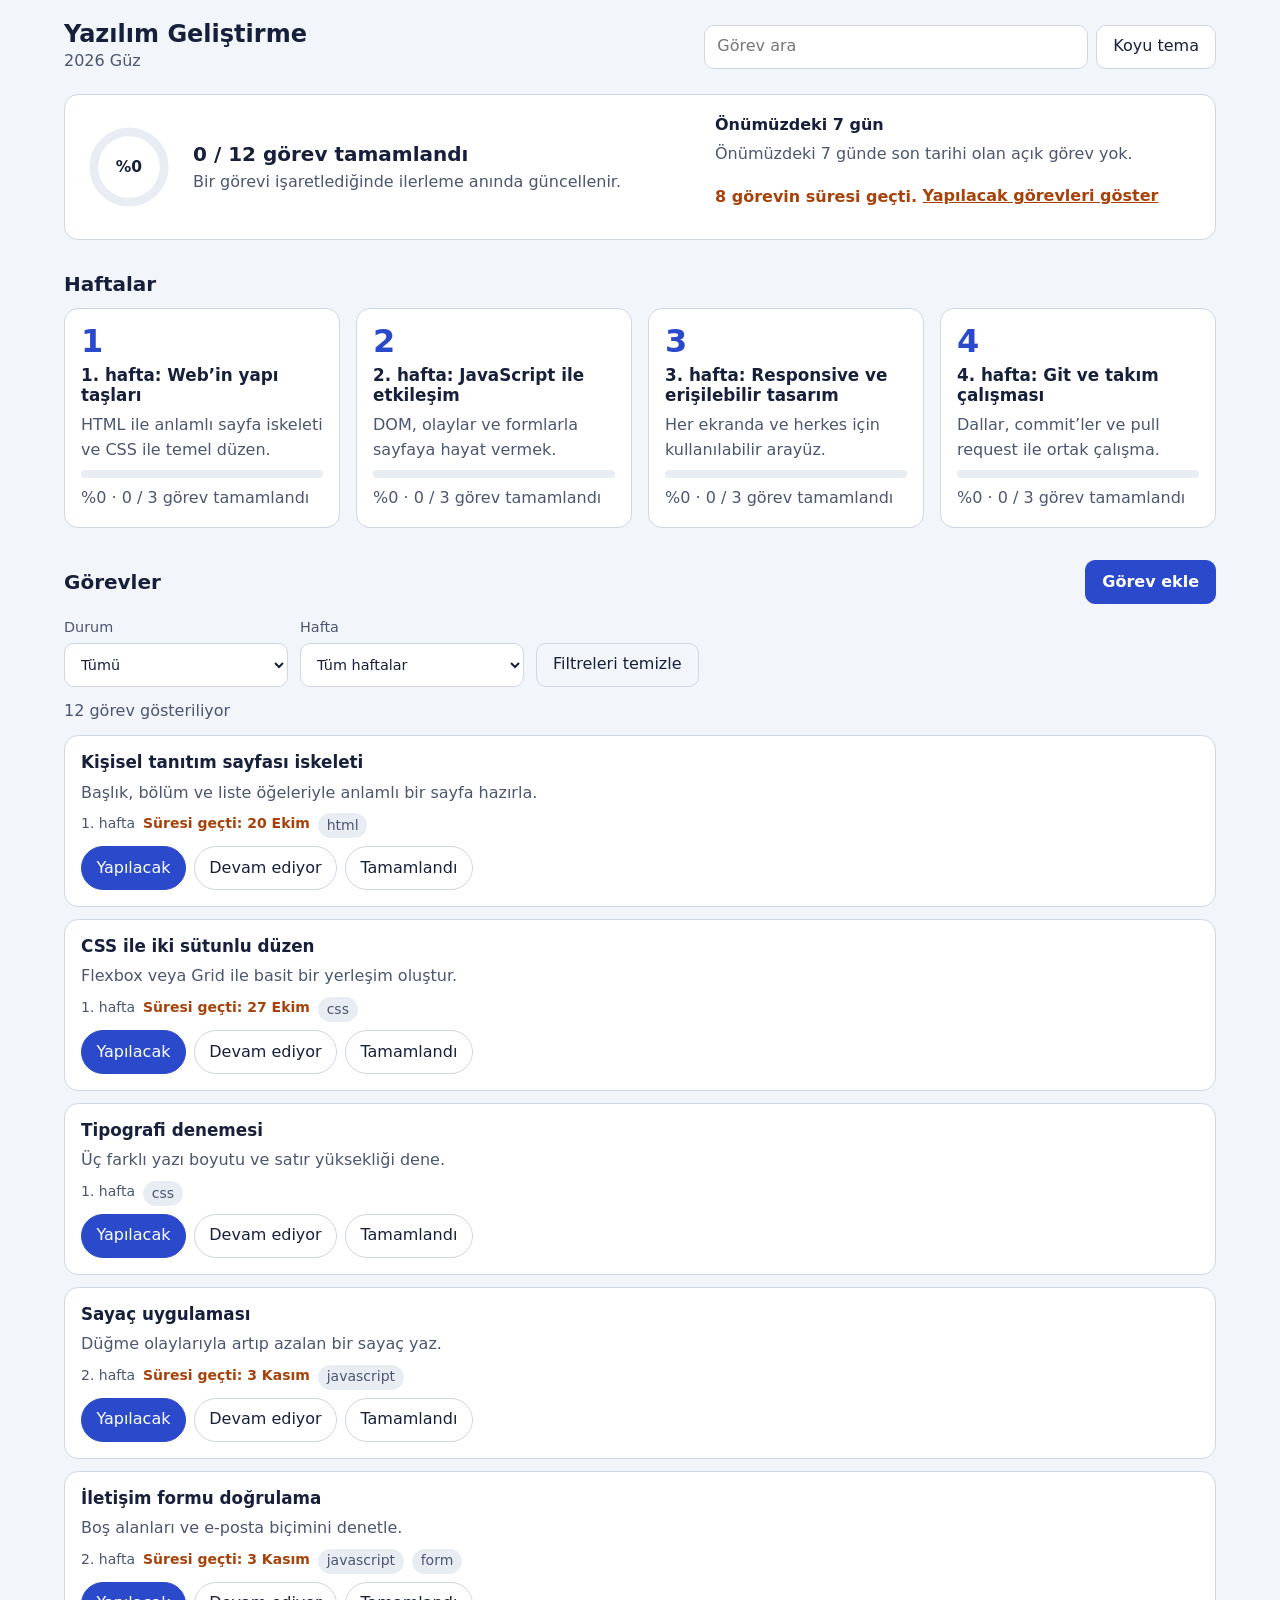
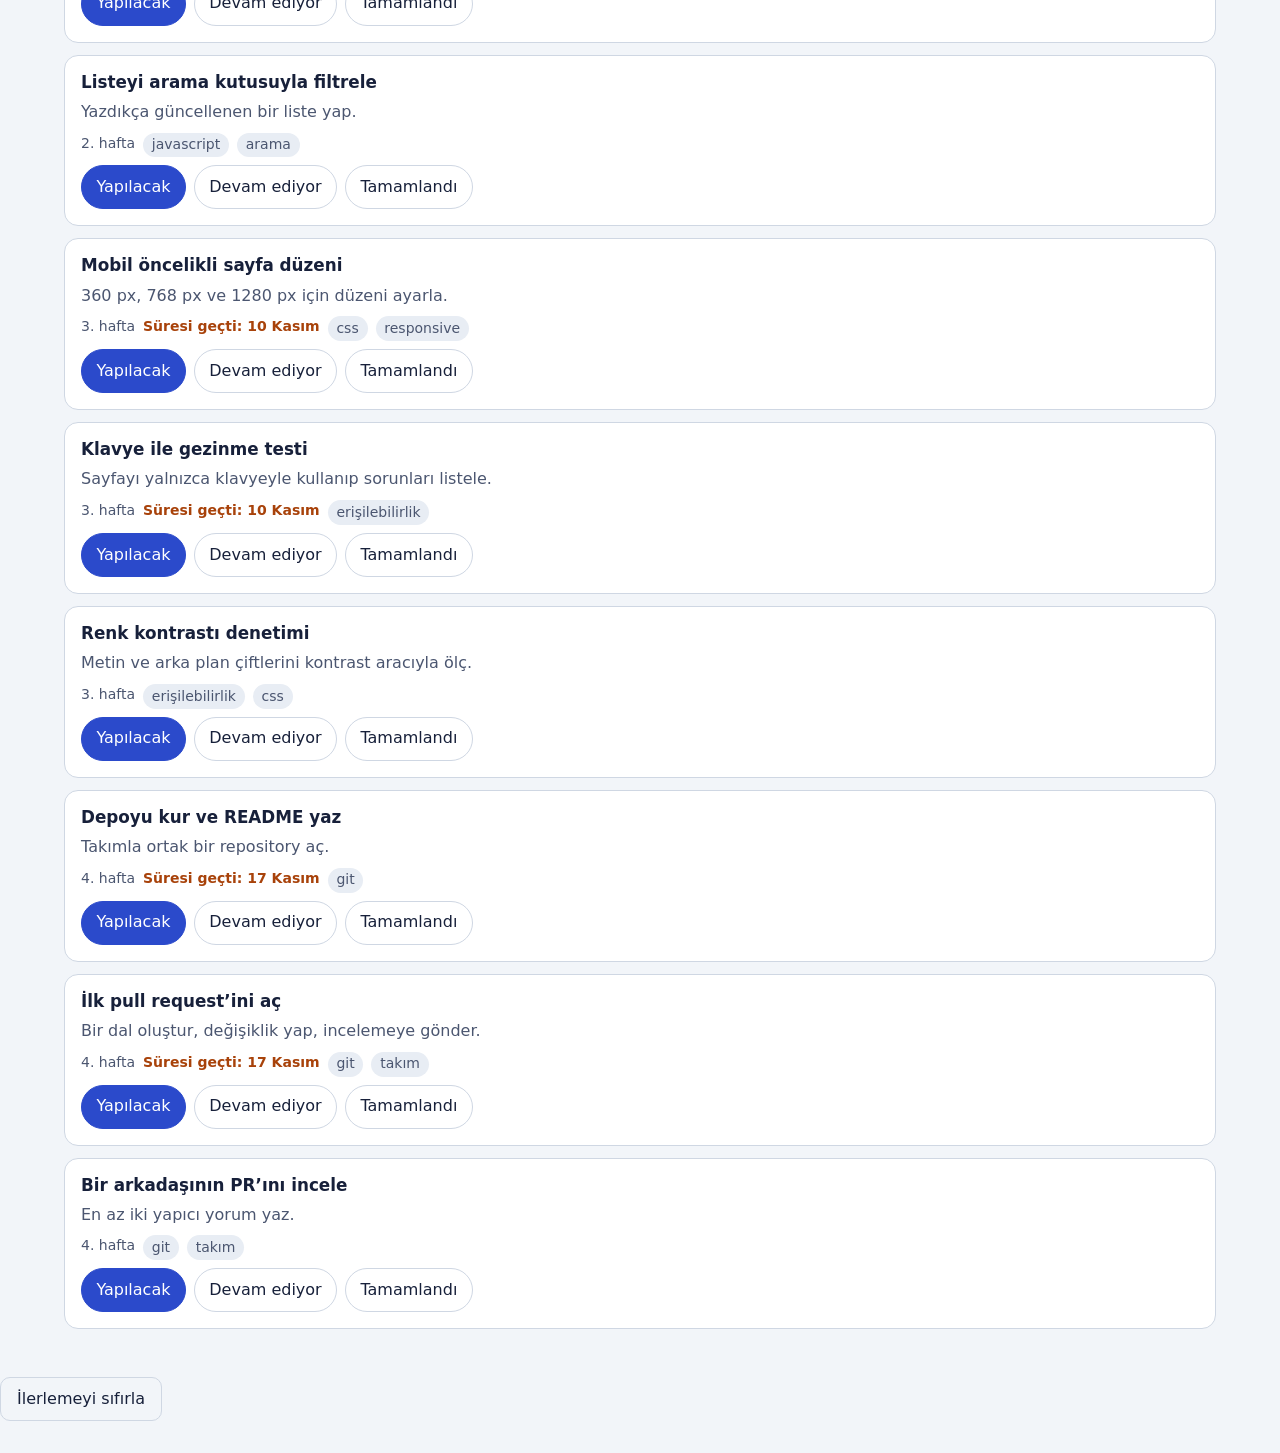
<file: index.html>
<!DOCTYPE html>
<html lang="tr">
<head>
  <meta charset="utf-8">
  <meta name="viewport" content="width=device-width, initial-scale=1">
  <title>Ders Deneyimi Panosu</title>
  <meta name="description" content="Haftalık ders içeriklerini, görevleri ve ilerlemeni takip et.">
  <link rel="icon" href="favicon.svg" type="image/svg+xml">
  <script>
    // Kayıtlı temayı CSS yüklenmeden uygula; koyu tema seçiliyken sayfa bir an açık görünmesin (#51).
    try {
      const theme = JSON.parse(localStorage.getItem('ldp:v1:prefs'))?.theme;
      if (theme === 'light' || theme === 'dark') document.documentElement.setAttribute('data-theme', theme);
    } catch { /* depolama yoksa sistem teması kullanılır */ }
  </script>
  <link rel="stylesheet" href="css/styles.css">
  <script type="module" src="js/main.js"></script>
</head>
<body>
  <a class="skip-link" href="#gorevler">Görevlere geç</a>

  <header class="topbar">
    <div class="topbar__title">
      <h1 id="course-title">Ders Deneyimi Panosu</h1>
      <p id="course-term" class="muted"></p>
    </div>
    <div class="topbar__tools">
      <label class="search" for="search">
        <span class="visually-hidden">Görevlerde ara</span>
        <input id="search" type="search" placeholder="Görev ara" autocomplete="off">
      </label>
      <button id="theme-toggle" class="btn" type="button" aria-pressed="false">Koyu tema</button>
    </div>
  </header>

  <main>
    <div id="notice" class="notice" role="status" hidden></div>
    <p id="announce" class="visually-hidden" role="status" aria-live="polite"></p>

    <section class="overview" aria-labelledby="progress-heading">
      <h2 id="progress-heading" class="visually-hidden">Genel ilerleme</h2>
      <div id="progress-summary"></div>
      <div id="upcoming" class="upcoming" aria-labelledby="upcoming-heading"></div>
    </section>

    <section aria-labelledby="weeks-heading">
      <h2 id="weeks-heading">Haftalar</h2>
      <div id="weeks" class="weeks"></div>
      <div id="week-detail" class="week-detail" hidden></div>
    </section>

    <section id="gorevler" aria-labelledby="tasks-heading" tabindex="-1">
      <div class="section-head">
        <h2 id="tasks-heading">Görevler</h2>
        <button id="task-add" class="btn btn--primary" type="button" aria-expanded="false" aria-controls="task-form">Görev ekle</button>
      </div>

      <form id="task-form" class="task-form" novalidate hidden aria-labelledby="task-form-heading">
        <h3 id="task-form-heading">Yeni görev</h3>
        <p class="muted">Kendi eklediğin görevler yalnızca bu tarayıcıda saklanır. <span aria-hidden="true">*</span> işaretli alanlar zorunlu.</p>
        <div class="task-form__grid">
          <div class="field field--wide">
            <label for="tf-title">Başlık <span aria-hidden="true">*</span></label>
            <input id="tf-title" name="title" type="text" maxlength="120" required aria-describedby="tf-title-error" autocomplete="off">
            <p id="tf-title-error" class="field-error" hidden></p>
          </div>
          <div class="field">
            <label for="tf-week">Hafta <span aria-hidden="true">*</span></label>
            <select id="tf-week" name="weekId" required aria-describedby="tf-week-error"></select>
            <p id="tf-week-error" class="field-error" hidden></p>
          </div>
          <div class="field">
            <label for="tf-due">Son tarih</label>
            <input id="tf-due" name="dueDate" type="date" aria-describedby="tf-due-error">
            <p id="tf-due-error" class="field-error" hidden></p>
          </div>
          <div class="field field--wide">
            <label for="tf-desc">Açıklama</label>
            <textarea id="tf-desc" name="description" rows="3" maxlength="500" aria-describedby="tf-desc-error"></textarea>
            <p id="tf-desc-error" class="field-error" hidden></p>
          </div>
          <div class="field field--wide">
            <label for="tf-tags">Etiketler</label>
            <input id="tf-tags" name="tags" type="text" autocomplete="off" aria-describedby="tf-tags-hint tf-tags-error">
            <p id="tf-tags-hint" class="muted field-hint">Virgülle ayır, en çok 5 etiket. Örnek: ödev, okuma</p>
            <p id="tf-tags-error" class="field-error" hidden></p>
          </div>
        </div>
        <div class="task-form__actions">
          <button class="btn btn--primary" type="submit">Kaydet</button>
          <button id="task-form-cancel" class="btn btn--quiet" type="button">Vazgeç</button>
        </div>
      </form>

      <div class="filters" role="group" aria-label="Görev filtreleri">
        <label>Durum
          <select id="filter-status">
            <option value="all">Tümü</option>
            <option value="todo">Yapılacak</option>
            <option value="in_progress">Devam eden</option>
            <option value="done">Tamamlanan</option>
          </select>
        </label>
        <label>Hafta
          <select id="filter-week"><option value="all">Tüm haftalar</option></select>
        </label>
        <button id="filter-clear" class="btn btn--quiet" type="button">Filtreleri temizle</button>
      </div>
      <p id="result-count" class="muted" aria-live="polite"></p>
      <ul id="task-list" class="tasks"></ul>
    </section>
  </main>

  <footer class="footer muted">
    <button id="reset" class="btn btn--quiet" type="button">İlerlemeyi sıfırla</button>
  </footer>
</body>
</html>
</file>
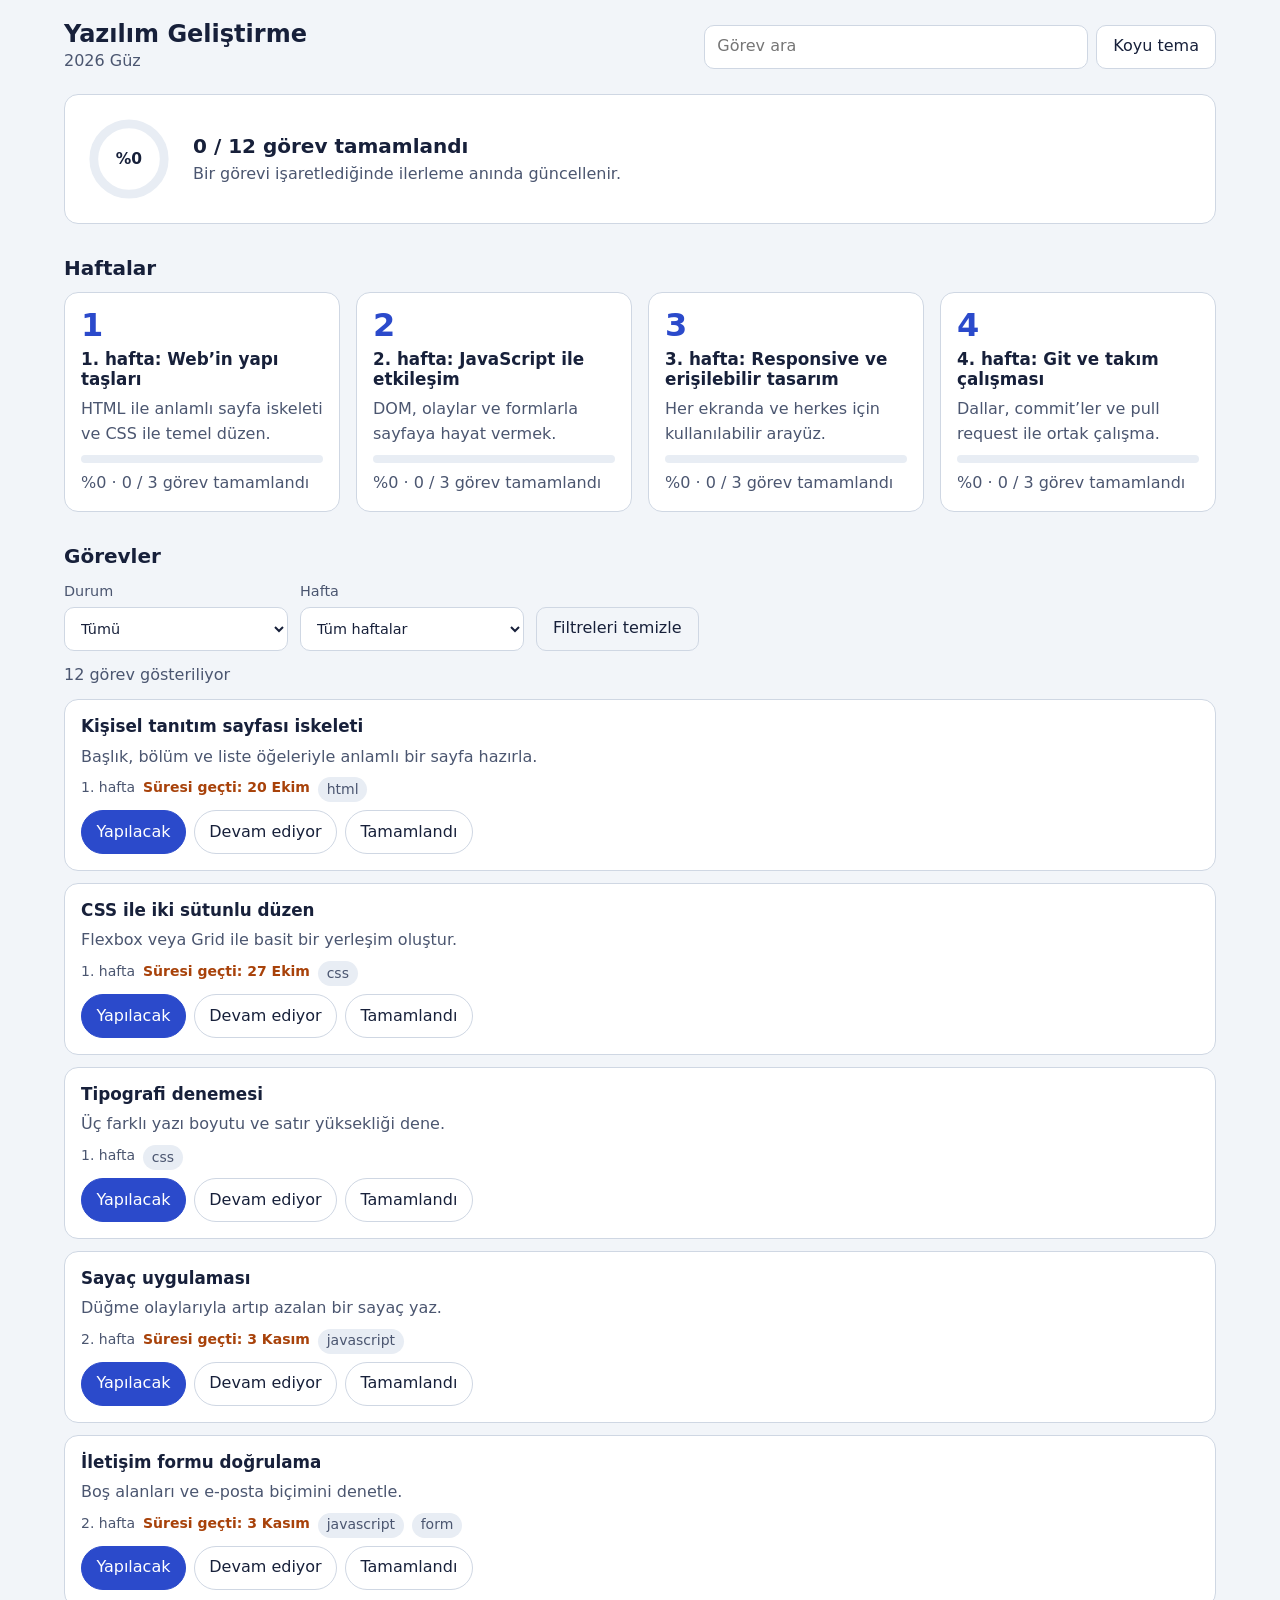
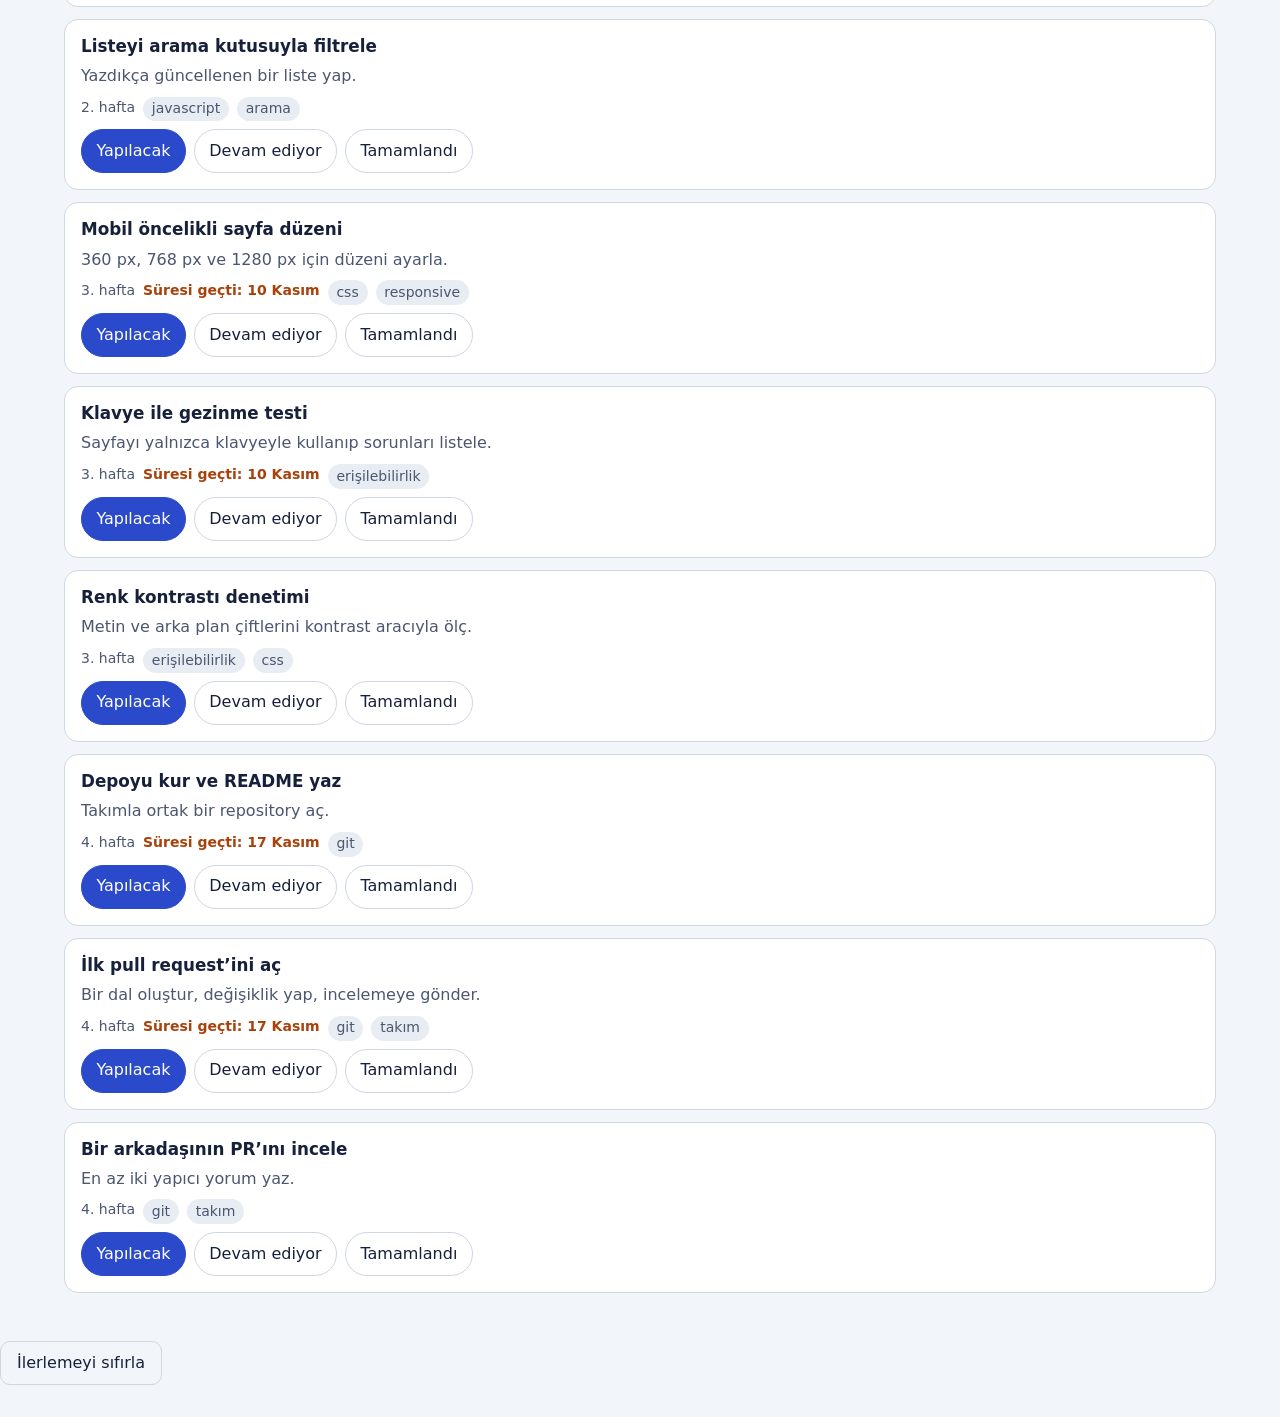
<file: sonson/index.html>
<!DOCTYPE html>
<html lang="tr">
<head>
  <meta charset="utf-8">
  <meta name="viewport" content="width=device-width, initial-scale=1">
  <title>Ders Deneyimi Panosu</title>
  <meta name="description" content="Haftalık ders içeriklerini, görevleri ve ilerlemeni takip et.">
  <script>
    // Kayıtlı temayı CSS yüklenmeden uygula; koyu tema seçiliyken sayfa bir an açık görünmesin (#51).
    try {
      const theme = JSON.parse(localStorage.getItem('ldp:v1:prefs'))?.theme;
      if (theme === 'light' || theme === 'dark') document.documentElement.setAttribute('data-theme', theme);
    } catch { /* depolama yoksa sistem teması kullanılır */ }
  </script>
  <link rel="stylesheet" href="css/styles.css">
  <script type="module" src="js/main.js"></script>
</head>
<body>
  <a class="skip-link" href="#gorevler">Görevlere geç</a>

  <header class="topbar">
    <div class="topbar__title">
      <h1 id="course-title">Ders Deneyimi Panosu</h1>
      <p id="course-term" class="muted"></p>
    </div>
    <div class="topbar__tools">
      <label class="search" for="search">
        <span class="visually-hidden">Görevlerde ara</span>
        <input id="search" type="search" placeholder="Görev ara" autocomplete="off">
      </label>
      <button id="theme-toggle" class="btn" type="button" aria-pressed="false">Koyu tema</button>
    </div>
  </header>

  <main>
    <div id="notice" class="notice" role="status" hidden></div>

    <section class="overview" aria-labelledby="progress-heading">
      <h2 id="progress-heading" class="visually-hidden">Genel ilerleme</h2>
      <div id="progress-summary"></div>
    </section>

    <section aria-labelledby="weeks-heading">
      <h2 id="weeks-heading">Haftalar</h2>
      <div id="weeks" class="weeks"></div>
      <div id="week-detail" class="week-detail" hidden></div>
    </section>

    <section id="gorevler" aria-labelledby="tasks-heading" tabindex="-1">
      <h2 id="tasks-heading">Görevler</h2>
      <div class="filters" role="group" aria-label="Görev filtreleri">
        <label>Durum
          <select id="filter-status">
            <option value="all">Tümü</option>
            <option value="todo">Yapılacak</option>
            <option value="in_progress">Devam eden</option>
            <option value="done">Tamamlanan</option>
          </select>
        </label>
        <label>Hafta
          <select id="filter-week"><option value="all">Tüm haftalar</option></select>
        </label>
        <button id="filter-clear" class="btn btn--quiet" type="button">Filtreleri temizle</button>
      </div>
      <p id="result-count" class="muted" aria-live="polite"></p>
      <ul id="task-list" class="tasks"></ul>
    </section>
  </main>

  <footer class="footer muted">
    <button id="reset" class="btn btn--quiet" type="button">İlerlemeyi sıfırla</button>
  </footer>
</body>
</html>
</file>
<file: css/styles.css>
/* Tasarım belirteçleri (design tokens). Koyu tema: sistem tercihi veya data-theme="dark". */
:root {
  --bg: #f2f5f9;
  --surface: #ffffff;
  --surface-2: #e8edf4;
  --ink: #17203a;
  --ink-soft: #4b5670;
  --line: #cfd7e3;
  --accent: #2b4acb;
  --accent-ink: #ffffff;
  --done: #11795a;
  --warn: #a8420a;
  --focus: #2b4acb;
  --radius: 14px;
  --font: system-ui, -apple-system, "Segoe UI", Roboto, sans-serif;
  color-scheme: light;
}

@media (prefers-color-scheme: dark) {
  :root:not([data-theme="light"]) {
    --bg: #0f1424;
    --surface: #182038;
    --surface-2: #222c4a;
    --ink: #e8ecf8;
    --ink-soft: #aab4d0;
    --line: #2f3a5c;
    --accent: #8ea2ff;
    --accent-ink: #0f1424;
    --done: #4fd1a5;
    --warn: #ffb27a;
    --focus: #8ea2ff;
    color-scheme: dark;
  }
}

:root[data-theme="dark"] {
  --bg: #0f1424;
  --surface: #182038;
  --surface-2: #222c4a;
  --ink: #e8ecf8;
  --ink-soft: #aab4d0;
  --line: #2f3a5c;
  --accent: #8ea2ff;
  --accent-ink: #0f1424;
  --done: #4fd1a5;
  --warn: #ffb27a;
  --focus: #8ea2ff;
  color-scheme: dark;
}

*, *::before, *::after { box-sizing: border-box; }

/* display verilen bileşenler (ör. .task-form { display: grid }) hidden özelliğini ezmesin */
[hidden] { display: none !important; }

html { scroll-behavior: smooth; }

body {
  margin: 0;
  font-family: var(--font);
  font-size: 1rem;
  line-height: 1.55;
  color: var(--ink);
  background: var(--bg);
}

main, .topbar, .footer {
  width: min(100% - 2rem, 72rem);
  margin-inline: auto;
}

h1, h2, h3 { line-height: 1.2; margin: 0; }
h1 { font-size: 1.5rem; }
h2 { font-size: 1.25rem; margin-bottom: 0.75rem; }
h3 { font-size: 1.05rem; }

.muted { color: var(--ink-soft); margin: 0; }

.visually-hidden {
  position: absolute; width: 1px; height: 1px; padding: 0; margin: -1px;
  overflow: hidden; clip: rect(0 0 0 0); white-space: nowrap; border: 0;
}

.skip-link {
  position: absolute; left: 0.5rem; top: -4rem;
  background: var(--accent); color: var(--accent-ink);
  padding: 0.6rem 1rem; border-radius: 8px; z-index: 10;
}
.skip-link:focus { top: 0.5rem; }

:focus-visible { outline: 3px solid var(--focus); outline-offset: 2px; }

/* Üst çubuk */
.topbar {
  display: flex; flex-wrap: wrap; gap: 1rem;
  align-items: center; justify-content: space-between;
  padding-block: 1.25rem;
}
.topbar__tools { display: flex; gap: 0.5rem; flex: 1 1 18rem; justify-content: flex-end; }
.search { flex: 1 1 12rem; max-width: 24rem; }

input[type="search"], select {
  width: 100%; min-height: 44px; padding: 0.5rem 0.75rem;
  font: inherit; color: var(--ink);
  background: var(--surface); border: 1px solid var(--line); border-radius: 10px;
}

.btn {
  min-height: 44px; padding: 0.5rem 1rem; font: inherit; cursor: pointer;
  color: var(--ink); background: var(--surface);
  border: 1px solid var(--line); border-radius: 10px;
}
.btn:hover { background: var(--surface-2); }
.btn--quiet { background: transparent; }

main { display: grid; gap: 2rem; padding-bottom: 3rem; }

.notice {
  padding: 0.75rem 1rem; border-radius: 10px;
  background: var(--surface-2); border: 1px solid var(--line);
}

/* Genel ilerleme */
.overview {
  display: flex; align-items: center; gap: 1.25rem;
  padding: 1.25rem; border-radius: var(--radius);
  background: var(--surface); border: 1px solid var(--line);
}
.overview__inner { display: flex; flex-wrap: wrap; align-items: center; gap: 1.25rem; }
.ring { width: 5.5rem; height: 5.5rem; flex: none; }
.ring__track { stroke: var(--surface-2); }
.ring__value { stroke: var(--done); transition: stroke-dashoffset 0.3s ease; }
.ring text { fill: var(--ink); font-weight: 700; font-size: 1.1rem; }
.overview__text strong { font-size: 1.25rem; }

/* Yaklaşan görevler (#86) */
.overview { flex-wrap: wrap; justify-content: space-between; }
.upcoming { flex: 1 1 18rem; max-width: 30rem; display: grid; gap: 0.5rem; }
.upcoming h3 { font-size: 1rem; }
.upcoming ul { list-style: none; margin: 0; padding: 0; display: grid; gap: 0.35rem; }
.upcoming li { display: flex; justify-content: space-between; gap: 0.75rem; padding: 0.4rem 0.6rem; border-radius: 8px; background: var(--surface-2); }
.upcoming li span:first-child { overflow-wrap: anywhere; }
.upcoming .when { flex: none; font-weight: 600; color: var(--ink-soft); }
.upcoming .when--today { color: var(--accent); }
.upcoming__overdue { margin: 0; color: var(--warn); font-weight: 600; }
.upcoming__overdue button { font: inherit; color: inherit; background: none; border: 0; padding: 0; min-height: 44px; text-decoration: underline; cursor: pointer; }

/* Hafta kartları */
.weeks { display: grid; gap: 1rem; grid-template-columns: repeat(auto-fill, minmax(15rem, 1fr)); }

.week-card {
  display: grid; gap: 0.5rem; text-align: left; font: inherit; color: inherit;
  padding: 1rem; cursor: pointer; min-height: 44px;
  background: var(--surface); border: 1px solid var(--line); border-radius: var(--radius);
}
.week-card:hover { border-color: var(--accent); }
.week-card[aria-pressed="true"] { border-color: var(--accent); box-shadow: inset 0 0 0 2px var(--accent); }
.week-card { position: relative; }
.week-card__toggle {
  font: inherit; color: inherit; text-align: left;
  background: none; border: 0; padding: 0; cursor: pointer;
}
.week-card__toggle::after { content: ""; position: absolute; inset: 0; border-radius: var(--radius); }
.week-card__toggle:focus-visible { outline: none; }
.week-card__toggle:focus-visible::after { outline: 3px solid var(--focus); outline-offset: 2px; }
.week-card:has(.week-card__toggle[aria-pressed="true"]) { border-color: var(--accent); box-shadow: inset 0 0 0 2px var(--accent); }
.week-card__no { font-size: 2rem; font-weight: 800; line-height: 1; color: var(--accent); }
.bar { height: 0.5rem; border-radius: 99px; background: var(--surface-2); overflow: hidden; }
.bar > span { display: block; height: 100%; background: var(--done); transition: width 0.3s ease; }

.week-detail {
  margin-top: 1rem; padding: 1rem 1.25rem; border-radius: var(--radius);
  background: var(--surface); border: 1px solid var(--line);
}
.week-detail ul { margin: 0.5rem 0 0; padding-left: 1.25rem; }
.week-detail a { color: var(--accent); }

/* Filtreler */
.filters { display: flex; flex-wrap: wrap; gap: 0.75rem; align-items: end; margin-bottom: 0.75rem; }
.filters label { display: grid; gap: 0.25rem; font-size: 0.9rem; color: var(--ink-soft); flex: 1 1 10rem; max-width: 14rem; }

/* Görevler */
.tasks { list-style: none; margin: 0.75rem 0 0; padding: 0; display: grid; gap: 0.75rem; }

.task {
  display: grid; gap: 0.5rem; padding: 1rem;
  background: var(--surface); border: 1px solid var(--line); border-radius: var(--radius);
}
.task[data-status="done"] .task__title { text-decoration: line-through; color: var(--ink-soft); }
.task__meta { display: flex; flex-wrap: wrap; gap: 0.5rem; font-size: 0.875rem; color: var(--ink-soft); }
.tag { padding: 0.1rem 0.55rem; border-radius: 99px; background: var(--surface-2); }
.overdue { color: var(--warn); font-weight: 600; }

.status { display: flex; flex-wrap: wrap; gap: 0.5rem; }
.status button {
  min-height: 44px; padding: 0.4rem 0.9rem; font: inherit; cursor: pointer;
  color: var(--ink); background: var(--surface); border: 1px solid var(--line); border-radius: 99px;
}
.status button[aria-pressed="true"] { background: var(--accent); color: var(--accent-ink); border-color: var(--accent); }

/* Görev formu (#85) */
.section-head { display: flex; flex-wrap: wrap; gap: 0.75rem; align-items: center; justify-content: space-between; margin-bottom: 0.75rem; }
.section-head h2 { margin: 0; }
.btn--primary { background: var(--accent); color: var(--accent-ink); border-color: var(--accent); font-weight: 600; }
.btn--primary:hover { background: var(--accent); filter: brightness(1.08); }

.task-form {
  display: grid; gap: 0.75rem; margin-bottom: 1rem; padding: 1.25rem;
  background: var(--surface); border: 1px solid var(--accent); border-radius: var(--radius);
}
.task-form__grid { display: grid; gap: 0.75rem 1rem; grid-template-columns: repeat(auto-fit, minmax(12rem, 1fr)); }
.field { display: grid; gap: 0.25rem; align-content: start; }
.field--wide { grid-column: 1 / -1; }
.field label { font-weight: 600; font-size: 0.95rem; }
.field input, .field textarea, .field select {
  width: 100%; min-height: 44px; padding: 0.5rem 0.75rem; font: inherit; color: var(--ink);
  background: var(--bg); border: 1px solid var(--line); border-radius: 10px;
}
.field textarea { resize: vertical; }
.field [aria-invalid="true"] { border-color: var(--warn); box-shadow: inset 0 0 0 1px var(--warn); }
.field-error { margin: 0; color: var(--warn); font-size: 0.9rem; font-weight: 600; }
.field-hint { font-size: 0.85rem; }
.task-form__actions { display: flex; flex-wrap: wrap; gap: 0.5rem; }

.task__head { display: flex; flex-wrap: wrap; gap: 0.5rem; align-items: baseline; justify-content: space-between; }
.task__tools { display: flex; gap: 0.25rem; }
.task__tools .btn { min-height: 44px; padding: 0.35rem 0.75rem; font-size: 0.9rem; }
.tag--own { background: transparent; border: 1px solid var(--accent); color: var(--accent); }

.empty { padding: 1.5rem; text-align: center; border: 1px dashed var(--line); border-radius: var(--radius); }

.footer { padding-bottom: 2rem; }

@media (max-width: 40rem) {
  .overview { flex-direction: column; align-items: flex-start; }
  .topbar__tools { justify-content: stretch; }
  .filters label { max-width: none; }
}

@media (prefers-reduced-motion: reduce) {
  * { transition: none !important; scroll-behavior: auto !important; }
}
</file>
<file: sonson/css/styles.css>
/* Tasarım belirteçleri (design tokens). Koyu tema: sistem tercihi veya data-theme="dark". */
:root {
  --bg: #f2f5f9;
  --surface: #ffffff;
  --surface-2: #e8edf4;
  --ink: #17203a;
  --ink-soft: #4b5670;
  --line: #cfd7e3;
  --accent: #2b4acb;
  --accent-ink: #ffffff;
  --done: #11795a;
  --warn: #a8420a;
  --focus: #2b4acb;
  --radius: 14px;
  --font: system-ui, -apple-system, "Segoe UI", Roboto, sans-serif;
  color-scheme: light;
}

@media (prefers-color-scheme: dark) {
  :root:not([data-theme="light"]) {
    --bg: #0f1424;
    --surface: #182038;
    --surface-2: #222c4a;
    --ink: #e8ecf8;
    --ink-soft: #aab4d0;
    --line: #2f3a5c;
    --accent: #8ea2ff;
    --accent-ink: #0f1424;
    --done: #4fd1a5;
    --warn: #ffb27a;
    --focus: #8ea2ff;
    color-scheme: dark;
  }
}

:root[data-theme="dark"] {
  --bg: #0f1424;
  --surface: #182038;
  --surface-2: #222c4a;
  --ink: #e8ecf8;
  --ink-soft: #aab4d0;
  --line: #2f3a5c;
  --accent: #8ea2ff;
  --accent-ink: #0f1424;
  --done: #4fd1a5;
  --warn: #ffb27a;
  --focus: #8ea2ff;
  color-scheme: dark;
}

*, *::before, *::after { box-sizing: border-box; }

html { scroll-behavior: smooth; }

body {
  margin: 0;
  font-family: var(--font);
  font-size: 1rem;
  line-height: 1.55;
  color: var(--ink);
  background: var(--bg);
}

main, .topbar, .footer {
  width: min(100% - 2rem, 72rem);
  margin-inline: auto;
}

h1, h2, h3 { line-height: 1.2; margin: 0; }
h1 { font-size: 1.5rem; }
h2 { font-size: 1.25rem; margin-bottom: 0.75rem; }
h3 { font-size: 1.05rem; }

.muted { color: var(--ink-soft); margin: 0; }

.visually-hidden {
  position: absolute; width: 1px; height: 1px; padding: 0; margin: -1px;
  overflow: hidden; clip: rect(0 0 0 0); white-space: nowrap; border: 0;
}

.skip-link {
  position: absolute; left: 0.5rem; top: -4rem;
  background: var(--accent); color: var(--accent-ink);
  padding: 0.6rem 1rem; border-radius: 8px; z-index: 10;
}
.skip-link:focus { top: 0.5rem; }

:focus-visible { outline: 3px solid var(--focus); outline-offset: 2px; }

/* Üst çubuk */
.topbar {
  display: flex; flex-wrap: wrap; gap: 1rem;
  align-items: center; justify-content: space-between;
  padding-block: 1.25rem;
}
.topbar__tools { display: flex; gap: 0.5rem; flex: 1 1 18rem; justify-content: flex-end; }
.search { flex: 1 1 12rem; max-width: 24rem; }

input[type="search"], select {
  width: 100%; min-height: 44px; padding: 0.5rem 0.75rem;
  font: inherit; color: var(--ink);
  background: var(--surface); border: 1px solid var(--line); border-radius: 10px;
}

.btn {
  min-height: 44px; padding: 0.5rem 1rem; font: inherit; cursor: pointer;
  color: var(--ink); background: var(--surface);
  border: 1px solid var(--line); border-radius: 10px;
}
.btn:hover { background: var(--surface-2); }
.btn--quiet { background: transparent; }

main { display: grid; gap: 2rem; padding-bottom: 3rem; }

.notice {
  padding: 0.75rem 1rem; border-radius: 10px;
  background: var(--surface-2); border: 1px solid var(--line);
}

/* Genel ilerleme */
.overview {
  display: flex; align-items: center; gap: 1.25rem;
  padding: 1.25rem; border-radius: var(--radius);
  background: var(--surface); border: 1px solid var(--line);
}
.overview__inner { display: flex; flex-wrap: wrap; align-items: center; gap: 1.25rem; }
.ring { width: 5.5rem; height: 5.5rem; flex: none; }
.ring__track { stroke: var(--surface-2); }
.ring__value { stroke: var(--done); transition: stroke-dashoffset 0.3s ease; }
.ring text { fill: var(--ink); font-weight: 700; font-size: 1.1rem; }
.overview__text strong { font-size: 1.25rem; }

/* Hafta kartları */
.weeks { display: grid; gap: 1rem; grid-template-columns: repeat(auto-fill, minmax(15rem, 1fr)); }

.week-card {
  display: grid; gap: 0.5rem; text-align: left; font: inherit; color: inherit;
  padding: 1rem; cursor: pointer; min-height: 44px;
  background: var(--surface); border: 1px solid var(--line); border-radius: var(--radius);
}
.week-card:hover { border-color: var(--accent); }
.week-card[aria-pressed="true"] { border-color: var(--accent); box-shadow: inset 0 0 0 2px var(--accent); }
.week-card__no { font-size: 2rem; font-weight: 800; line-height: 1; color: var(--accent); }
.bar { height: 0.5rem; border-radius: 99px; background: var(--surface-2); overflow: hidden; }
.bar > span { display: block; height: 100%; background: var(--done); transition: width 0.3s ease; }

.week-detail {
  margin-top: 1rem; padding: 1rem 1.25rem; border-radius: var(--radius);
  background: var(--surface); border: 1px solid var(--line);
}
.week-detail ul { margin: 0.5rem 0 0; padding-left: 1.25rem; }
.week-detail a { color: var(--accent); }

/* Filtreler */
.filters { display: flex; flex-wrap: wrap; gap: 0.75rem; align-items: end; margin-bottom: 0.75rem; }
.filters label { display: grid; gap: 0.25rem; font-size: 0.9rem; color: var(--ink-soft); flex: 1 1 10rem; max-width: 14rem; }

/* Görevler */
.tasks { list-style: none; margin: 0.75rem 0 0; padding: 0; display: grid; gap: 0.75rem; }

.task {
  display: grid; gap: 0.5rem; padding: 1rem;
  background: var(--surface); border: 1px solid var(--line); border-radius: var(--radius);
}
.task[data-status="done"] .task__title { text-decoration: line-through; color: var(--ink-soft); }
.task__meta { display: flex; flex-wrap: wrap; gap: 0.5rem; font-size: 0.875rem; color: var(--ink-soft); }
.tag { padding: 0.1rem 0.55rem; border-radius: 99px; background: var(--surface-2); }
.overdue { color: var(--warn); font-weight: 600; }

.status { display: flex; flex-wrap: wrap; gap: 0.5rem; }
.status button {
  min-height: 44px; padding: 0.4rem 0.9rem; font: inherit; cursor: pointer;
  color: var(--ink); background: var(--surface); border: 1px solid var(--line); border-radius: 99px;
}
.status button[aria-pressed="true"] { background: var(--accent); color: var(--accent-ink); border-color: var(--accent); }

.empty { padding: 1.5rem; text-align: center; border: 1px dashed var(--line); border-radius: var(--radius); }

.footer { padding-bottom: 2rem; }

@media (max-width: 40rem) {
  .overview { flex-direction: column; align-items: flex-start; }
  .topbar__tools { justify-content: stretch; }
  .filters label { max-width: none; }
}

@media (prefers-reduced-motion: reduce) {
  * { transition: none !important; scroll-behavior: auto !important; }
}
</file>
